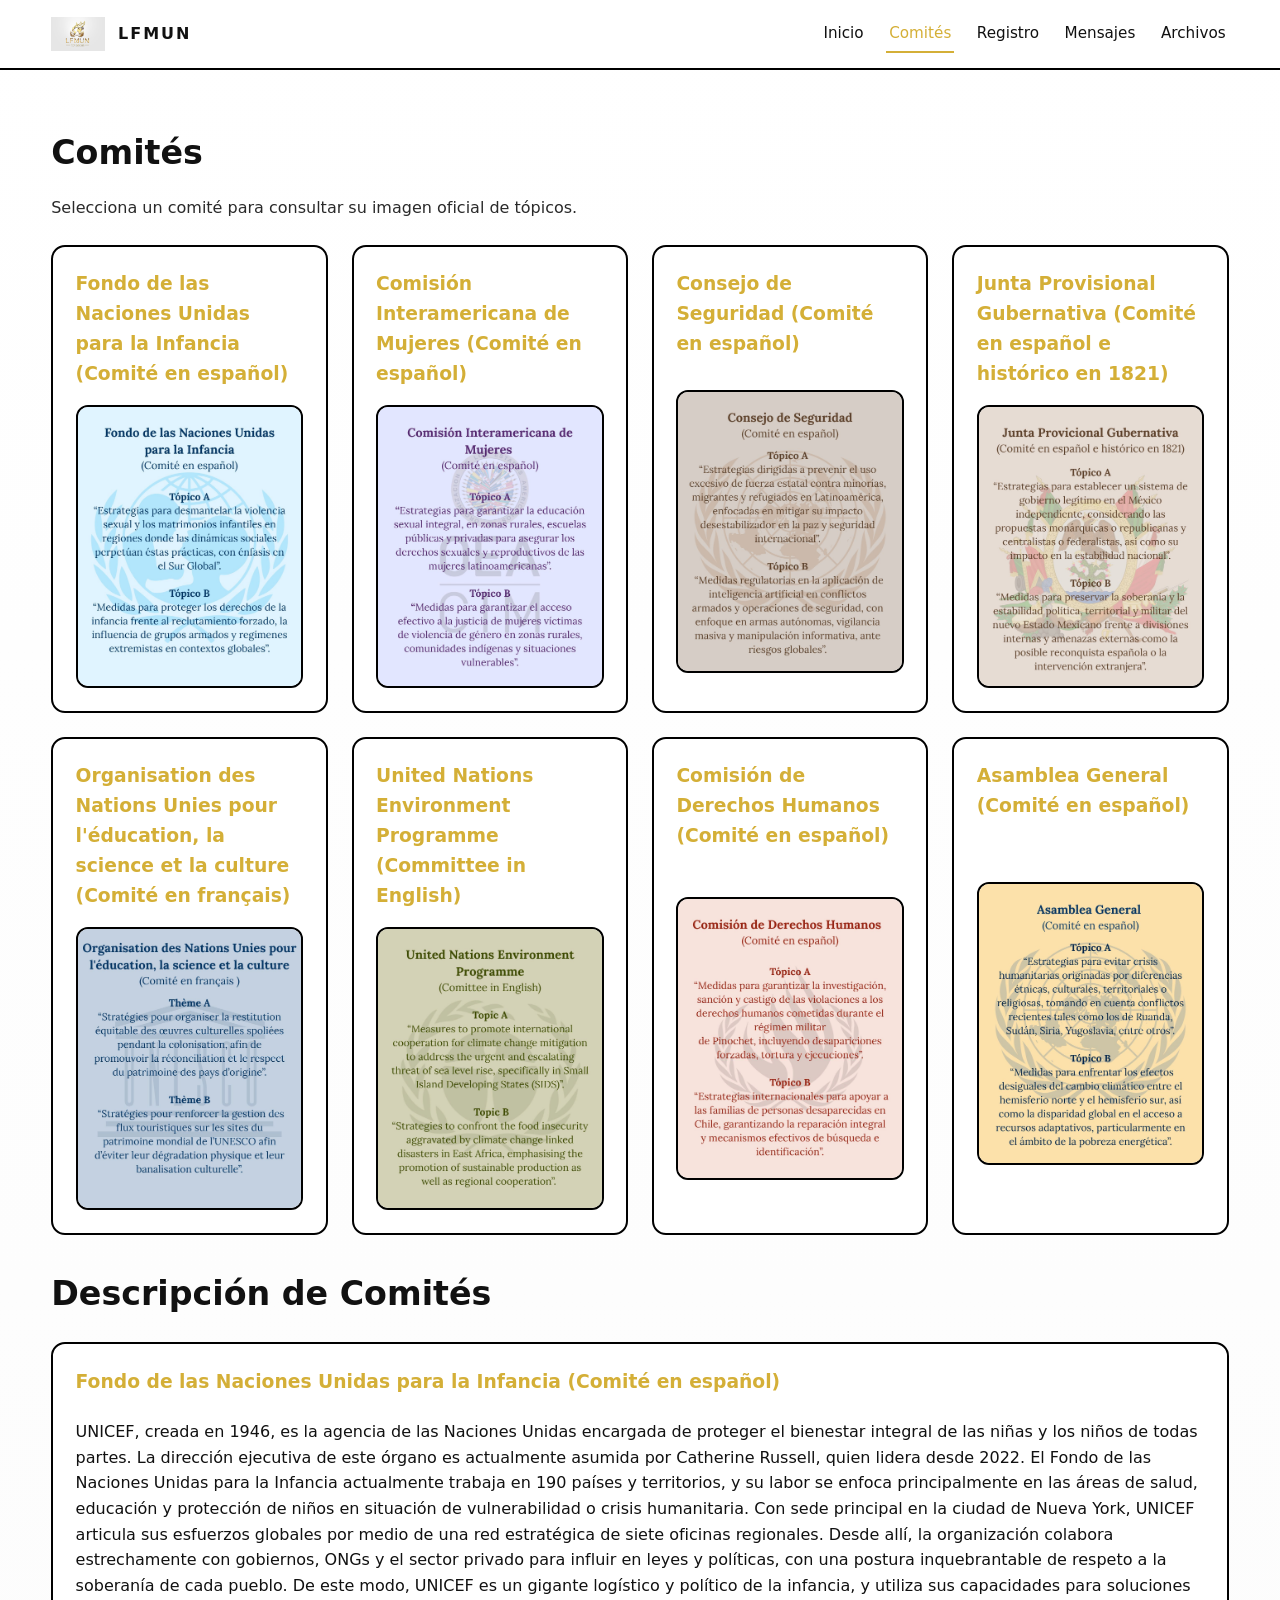
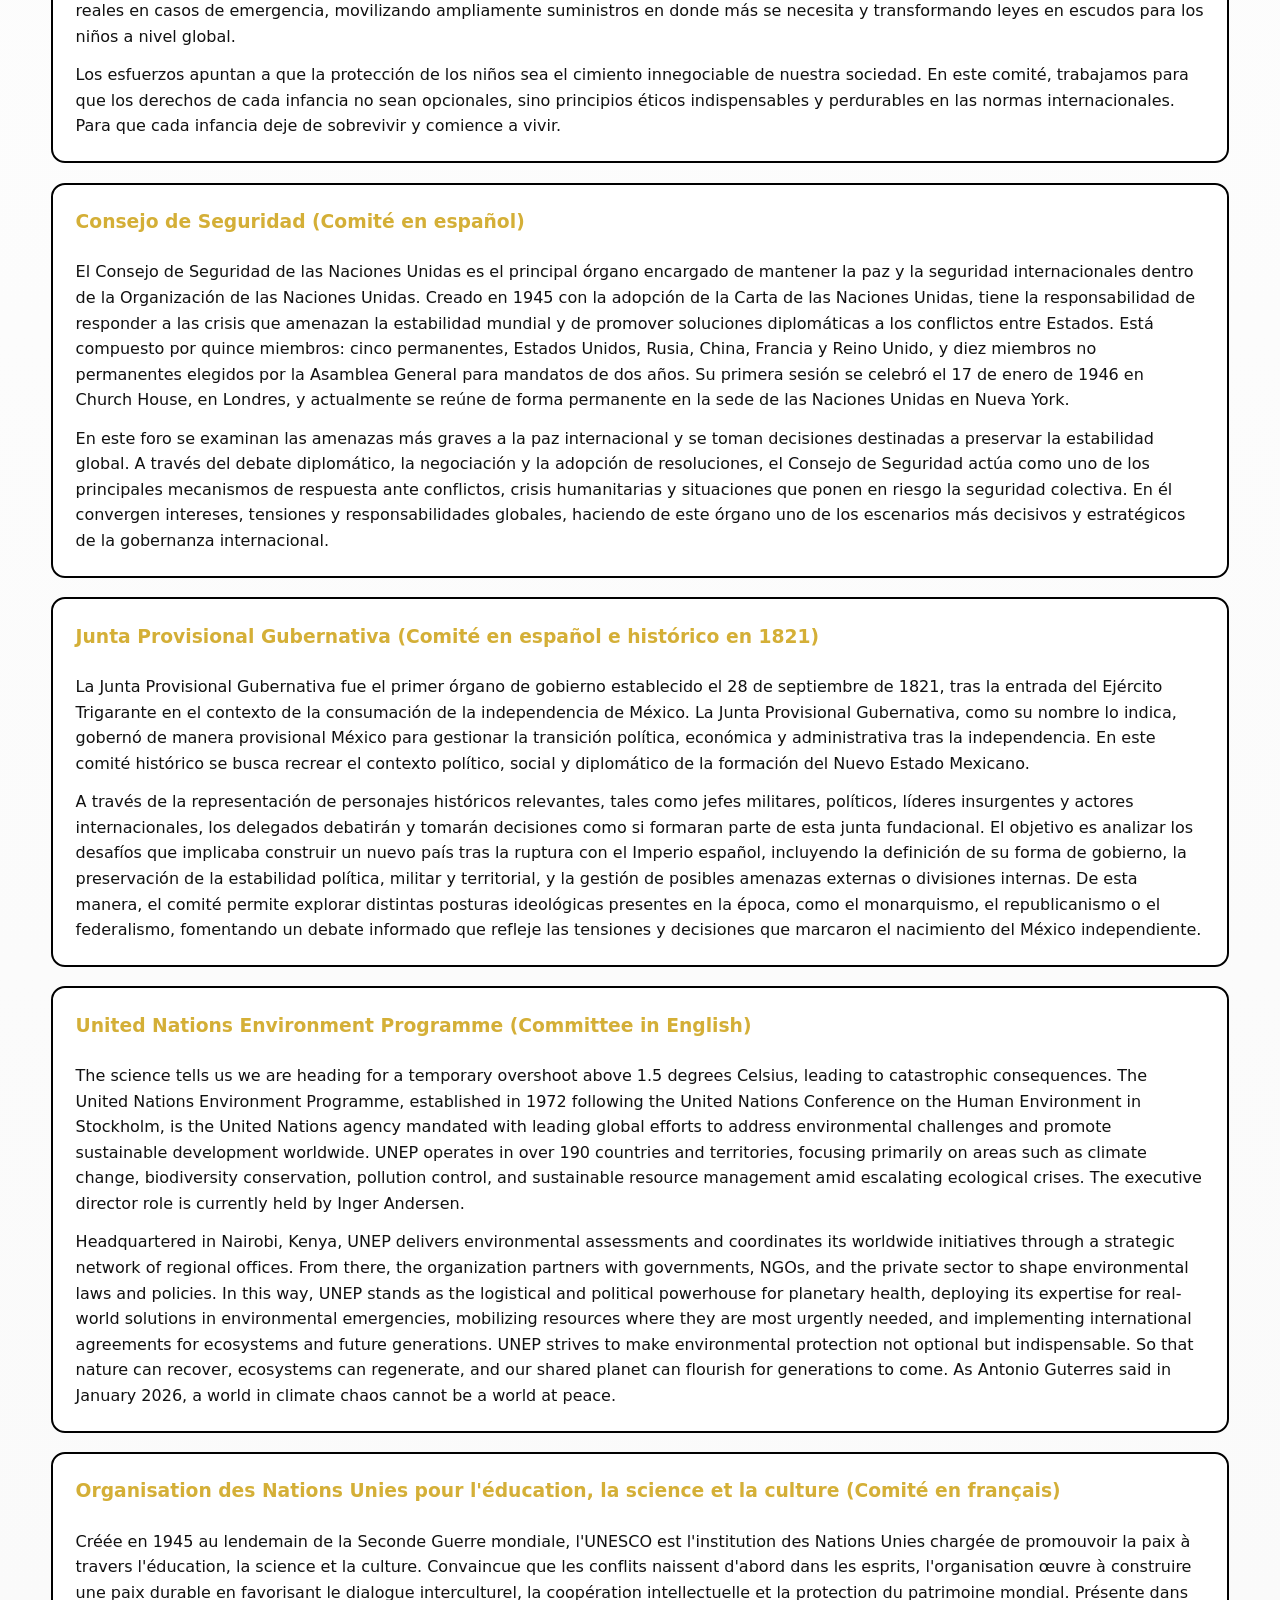
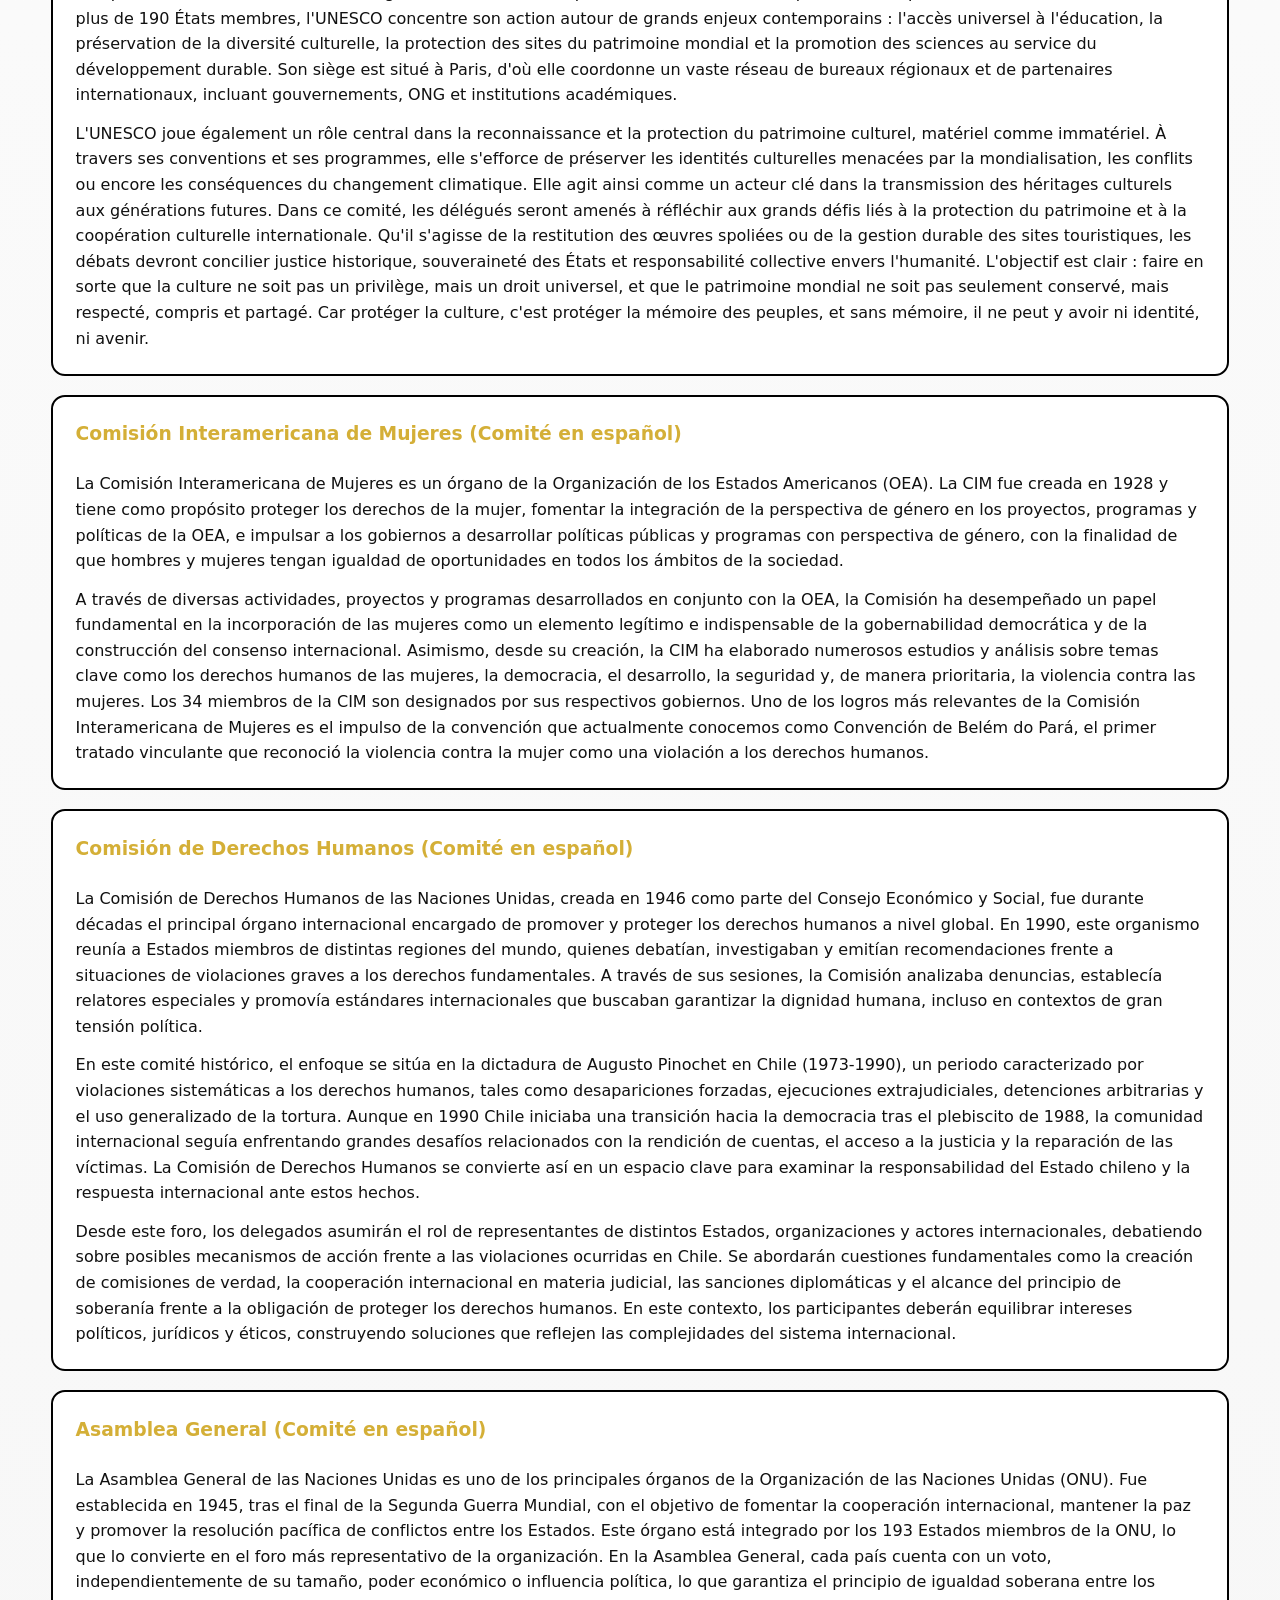
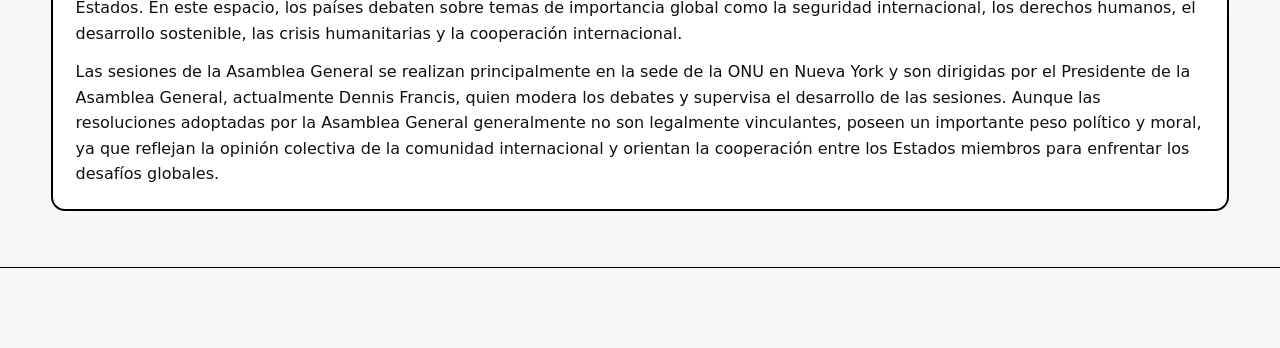
<file: comites.html>
<!DOCTYPE html>
<html lang="es">
<head>
  <meta charset="UTF-8" />
  <meta name="viewport" content="width=device-width, initial-scale=1.0" />
  <title>Comités | LFMUN</title>
  <link rel="stylesheet" href="assets/css/styles.css" />
</head>
<body>
  <header>
    <div class="container navbar">
      <a class="brand" href="index.html">
        <img src="logo/logo-principal.jpg" alt="Logo LFMUN" />
        <span>LFMUN</span>
      </a>
      <button class="menu-toggle" type="button">Menú</button>
      <nav class="nav-links">
        <a href="index.html">Inicio</a>
        <a class="active" href="comites.html">Comités</a>
        <a href="registro.html">Registro</a>
        <a href="mensajes.html">Mensajes</a>
        <a href="archivos.html">Archivos</a>
      </nav>
    </div>
  </header>

  <main>
    <section class="section committees-page">
      <div class="container">
        <h2>Comités</h2>
        <p>Selecciona un comité para consultar su imagen oficial de tópicos.</p>
        <div class="grid" style="margin-top: 1.5rem;">
          <div class="card committee-card">
            <h3>Fondo de las Naciones Unidas para la Infancia (Comité en español)</h3>
            <img class="committee-poster" src="comites%20jkajaja/1.jpg" alt="Imagen de tópicos del comité Fondo de las Naciones Unidas para la Infancia" loading="lazy" />
          </div>
          <div class="card committee-card">
            <h3>Comisión Interamericana de Mujeres (Comité en español)</h3>
            <img class="committee-poster" src="comites%20jkajaja/2.jpg" alt="Imagen de tópicos del comité Comisión Interamericana de Mujeres" loading="lazy" />
          </div>
          <div class="card committee-card">
            <h3>Consejo de Seguridad (Comité en español)</h3>
            <img class="committee-poster" src="comites%20jkajaja/3.jpg" alt="Imagen de tópicos del comité Consejo de Seguridad" loading="lazy" />
          </div>
          <div class="card committee-card">
            <h3>Junta Provisional Gubernativa (Comité en español e histórico en 1821)</h3>
            <img class="committee-poster" src="comites%20jkajaja/4.jpg" alt="Imagen de tópicos del comité Junta Provisional Gubernativa" loading="lazy" />
          </div>
          <div class="card committee-card">
            <h3>Organisation des Nations Unies pour l'éducation, la science et la culture (Comité en français)</h3>
            <img class="committee-poster" src="comites%20jkajaja/5.jpg" alt="Image des thèmes du comité UNESCO" loading="lazy" />
          </div>
          <div class="card committee-card">
            <h3>United Nations Environment Programme (Committee in English)</h3>
            <img class="committee-poster" src="comites%20jkajaja/6.jpg" alt="Topics image for the UNEP committee" loading="lazy" />
          </div>
          <div class="card committee-card">
            <h3>Comisión de Derechos Humanos (Comité en español)</h3>
            <img class="committee-poster" src="comites%20jkajaja/7.jpg" alt="Imagen de tópicos del comité Comisión de Derechos Humanos" loading="lazy" />
          </div>
          <div class="card committee-card">
            <h3>Asamblea General (Comité en español)</h3>
            <img class="committee-poster" src="comites%20jkajaja/8.jpg" alt="Imagen de tópicos del comité Asamblea General" loading="lazy" />
          </div>
        </div>

        <div class="committee-details">
          <h2>Descripción de Comités</h2>

          <div class="card">
            <h3>Fondo de las Naciones Unidas para la Infancia (Comité en español)</h3>
            <p>UNICEF, creada en 1946, es la agencia de las Naciones Unidas encargada de proteger el bienestar integral de las niñas y los niños de todas partes. La dirección ejecutiva de este órgano es actualmente asumida por Catherine Russell, quien lidera desde 2022. El Fondo de las Naciones Unidas para la Infancia actualmente trabaja en 190 países y territorios, y su labor se enfoca principalmente en las áreas de salud, educación y protección de niños en situación de vulnerabilidad o crisis humanitaria. Con sede principal en la ciudad de Nueva York, UNICEF articula sus esfuerzos globales por medio de una red estratégica de siete oficinas regionales. Desde allí, la organización colabora estrechamente con gobiernos, ONGs y el sector privado para influir en leyes y políticas, con una postura inquebrantable de respeto a la soberanía de cada pueblo. De este modo, UNICEF es un gigante logístico y político de la infancia, y utiliza sus capacidades para soluciones reales en casos de emergencia, movilizando ampliamente suministros en donde más se necesita y transformando leyes en escudos para los niños a nivel global.</p>
            <p>Los esfuerzos apuntan a que la protección de los niños sea el cimiento innegociable de nuestra sociedad. En este comité, trabajamos para que los derechos de cada infancia no sean opcionales, sino principios éticos indispensables y perdurables en las normas internacionales. Para que cada infancia deje de sobrevivir y comience a vivir.</p>
          </div>

          <div class="card">
            <h3>Consejo de Seguridad (Comité en español)</h3>
            <p>El Consejo de Seguridad de las Naciones Unidas es el principal órgano encargado de mantener la paz y la seguridad internacionales dentro de la Organización de las Naciones Unidas. Creado en 1945 con la adopción de la Carta de las Naciones Unidas, tiene la responsabilidad de responder a las crisis que amenazan la estabilidad mundial y de promover soluciones diplomáticas a los conflictos entre Estados. Está compuesto por quince miembros: cinco permanentes, Estados Unidos, Rusia, China, Francia y Reino Unido, y diez miembros no permanentes elegidos por la Asamblea General para mandatos de dos años. Su primera sesión se celebró el 17 de enero de 1946 en Church House, en Londres, y actualmente se reúne de forma permanente en la sede de las Naciones Unidas en Nueva York.</p>
            <p>En este foro se examinan las amenazas más graves a la paz internacional y se toman decisiones destinadas a preservar la estabilidad global. A través del debate diplomático, la negociación y la adopción de resoluciones, el Consejo de Seguridad actúa como uno de los principales mecanismos de respuesta ante conflictos, crisis humanitarias y situaciones que ponen en riesgo la seguridad colectiva. En él convergen intereses, tensiones y responsabilidades globales, haciendo de este órgano uno de los escenarios más decisivos y estratégicos de la gobernanza internacional.</p>
          </div>

          <div class="card">
            <h3>Junta Provisional Gubernativa (Comité en español e histórico en 1821)</h3>
            <p>La Junta Provisional Gubernativa fue el primer órgano de gobierno establecido el 28 de septiembre de 1821, tras la entrada del Ejército Trigarante en el contexto de la consumación de la independencia de México. La Junta Provisional Gubernativa, como su nombre lo indica, gobernó de manera provisional México para gestionar la transición política, económica y administrativa tras la independencia. En este comité histórico se busca recrear el contexto político, social y diplomático de la formación del Nuevo Estado Mexicano.</p>
            <p>A través de la representación de personajes históricos relevantes, tales como jefes militares, políticos, líderes insurgentes y actores internacionales, los delegados debatirán y tomarán decisiones como si formaran parte de esta junta fundacional. El objetivo es analizar los desafíos que implicaba construir un nuevo país tras la ruptura con el Imperio español, incluyendo la definición de su forma de gobierno, la preservación de la estabilidad política, militar y territorial, y la gestión de posibles amenazas externas o divisiones internas. De esta manera, el comité permite explorar distintas posturas ideológicas presentes en la época, como el monarquismo, el republicanismo o el federalismo, fomentando un debate informado que refleje las tensiones y decisiones que marcaron el nacimiento del México independiente.</p>
          </div>

          <div class="card">
            <h3>United Nations Environment Programme (Committee in English)</h3>
            <p>The science tells us we are heading for a temporary overshoot above 1.5 degrees Celsius, leading to catastrophic consequences. The United Nations Environment Programme, established in 1972 following the United Nations Conference on the Human Environment in Stockholm, is the United Nations agency mandated with leading global efforts to address environmental challenges and promote sustainable development worldwide. UNEP operates in over 190 countries and territories, focusing primarily on areas such as climate change, biodiversity conservation, pollution control, and sustainable resource management amid escalating ecological crises. The executive director role is currently held by Inger Andersen.</p>
            <p>Headquartered in Nairobi, Kenya, UNEP delivers environmental assessments and coordinates its worldwide initiatives through a strategic network of regional offices. From there, the organization partners with governments, NGOs, and the private sector to shape environmental laws and policies. In this way, UNEP stands as the logistical and political powerhouse for planetary health, deploying its expertise for real-world solutions in environmental emergencies, mobilizing resources where they are most urgently needed, and implementing international agreements for ecosystems and future generations. UNEP strives to make environmental protection not optional but indispensable. So that nature can recover, ecosystems can regenerate, and our shared planet can flourish for generations to come. As Antonio Guterres said in January 2026, a world in climate chaos cannot be a world at peace.</p>
          </div>

          <div class="card">
            <h3>Organisation des Nations Unies pour l'éducation, la science et la culture (Comité en français)</h3>
            <p>Créée en 1945 au lendemain de la Seconde Guerre mondiale, l'UNESCO est l'institution des Nations Unies chargée de promouvoir la paix à travers l'éducation, la science et la culture. Convaincue que les conflits naissent d'abord dans les esprits, l'organisation œuvre à construire une paix durable en favorisant le dialogue interculturel, la coopération intellectuelle et la protection du patrimoine mondial. Présente dans plus de 190 États membres, l'UNESCO concentre son action autour de grands enjeux contemporains : l'accès universel à l'éducation, la préservation de la diversité culturelle, la protection des sites du patrimoine mondial et la promotion des sciences au service du développement durable. Son siège est situé à Paris, d'où elle coordonne un vaste réseau de bureaux régionaux et de partenaires internationaux, incluant gouvernements, ONG et institutions académiques.</p>
            <p>L'UNESCO joue également un rôle central dans la reconnaissance et la protection du patrimoine culturel, matériel comme immatériel. À travers ses conventions et ses programmes, elle s'efforce de préserver les identités culturelles menacées par la mondialisation, les conflits ou encore les conséquences du changement climatique. Elle agit ainsi comme un acteur clé dans la transmission des héritages culturels aux générations futures. Dans ce comité, les délégués seront amenés à réfléchir aux grands défis liés à la protection du patrimoine et à la coopération culturelle internationale. Qu'il s'agisse de la restitution des œuvres spoliées ou de la gestion durable des sites touristiques, les débats devront concilier justice historique, souveraineté des États et responsabilité collective envers l'humanité. L'objectif est clair : faire en sorte que la culture ne soit pas un privilège, mais un droit universel, et que le patrimoine mondial ne soit pas seulement conservé, mais respecté, compris et partagé. Car protéger la culture, c'est protéger la mémoire des peuples, et sans mémoire, il ne peut y avoir ni identité, ni avenir.</p>
          </div>

          <div class="card">
            <h3>Comisión Interamericana de Mujeres (Comité en español)</h3>
            <p>La Comisión Interamericana de Mujeres es un órgano de la Organización de los Estados Americanos (OEA). La CIM fue creada en 1928 y tiene como propósito proteger los derechos de la mujer, fomentar la integración de la perspectiva de género en los proyectos, programas y políticas de la OEA, e impulsar a los gobiernos a desarrollar políticas públicas y programas con perspectiva de género, con la finalidad de que hombres y mujeres tengan igualdad de oportunidades en todos los ámbitos de la sociedad.</p>
            <p>A través de diversas actividades, proyectos y programas desarrollados en conjunto con la OEA, la Comisión ha desempeñado un papel fundamental en la incorporación de las mujeres como un elemento legítimo e indispensable de la gobernabilidad democrática y de la construcción del consenso internacional. Asimismo, desde su creación, la CIM ha elaborado numerosos estudios y análisis sobre temas clave como los derechos humanos de las mujeres, la democracia, el desarrollo, la seguridad y, de manera prioritaria, la violencia contra las mujeres. Los 34 miembros de la CIM son designados por sus respectivos gobiernos. Uno de los logros más relevantes de la Comisión Interamericana de Mujeres es el impulso de la convención que actualmente conocemos como Convención de Belém do Pará, el primer tratado vinculante que reconoció la violencia contra la mujer como una violación a los derechos humanos.</p>
          </div>

          <div class="card">
            <h3>Comisión de Derechos Humanos (Comité en español)</h3>
            <p>La Comisión de Derechos Humanos de las Naciones Unidas, creada en 1946 como parte del Consejo Económico y Social, fue durante décadas el principal órgano internacional encargado de promover y proteger los derechos humanos a nivel global. En 1990, este organismo reunía a Estados miembros de distintas regiones del mundo, quienes debatían, investigaban y emitían recomendaciones frente a situaciones de violaciones graves a los derechos fundamentales. A través de sus sesiones, la Comisión analizaba denuncias, establecía relatores especiales y promovía estándares internacionales que buscaban garantizar la dignidad humana, incluso en contextos de gran tensión política.</p>
            <p>En este comité histórico, el enfoque se sitúa en la dictadura de Augusto Pinochet en Chile (1973-1990), un periodo caracterizado por violaciones sistemáticas a los derechos humanos, tales como desapariciones forzadas, ejecuciones extrajudiciales, detenciones arbitrarias y el uso generalizado de la tortura. Aunque en 1990 Chile iniciaba una transición hacia la democracia tras el plebiscito de 1988, la comunidad internacional seguía enfrentando grandes desafíos relacionados con la rendición de cuentas, el acceso a la justicia y la reparación de las víctimas. La Comisión de Derechos Humanos se convierte así en un espacio clave para examinar la responsabilidad del Estado chileno y la respuesta internacional ante estos hechos.</p>
            <p>Desde este foro, los delegados asumirán el rol de representantes de distintos Estados, organizaciones y actores internacionales, debatiendo sobre posibles mecanismos de acción frente a las violaciones ocurridas en Chile. Se abordarán cuestiones fundamentales como la creación de comisiones de verdad, la cooperación internacional en materia judicial, las sanciones diplomáticas y el alcance del principio de soberanía frente a la obligación de proteger los derechos humanos. En este contexto, los participantes deberán equilibrar intereses políticos, jurídicos y éticos, construyendo soluciones que reflejen las complejidades del sistema internacional.</p>
          </div>

          <div class="card">
            <h3>Asamblea General (Comité en español)</h3>
            <p>La Asamblea General de las Naciones Unidas es uno de los principales órganos de la Organización de las Naciones Unidas (ONU). Fue establecida en 1945, tras el final de la Segunda Guerra Mundial, con el objetivo de fomentar la cooperación internacional, mantener la paz y promover la resolución pacífica de conflictos entre los Estados. Este órgano está integrado por los 193 Estados miembros de la ONU, lo que lo convierte en el foro más representativo de la organización. En la Asamblea General, cada país cuenta con un voto, independientemente de su tamaño, poder económico o influencia política, lo que garantiza el principio de igualdad soberana entre los Estados. En este espacio, los países debaten sobre temas de importancia global como la seguridad internacional, los derechos humanos, el desarrollo sostenible, las crisis humanitarias y la cooperación internacional.</p>
            <p>Las sesiones de la Asamblea General se realizan principalmente en la sede de la ONU en Nueva York y son dirigidas por el Presidente de la Asamblea General, actualmente Dennis Francis, quien modera los debates y supervisa el desarrollo de las sesiones. Aunque las resoluciones adoptadas por la Asamblea General generalmente no son legalmente vinculantes, poseen un importante peso político y moral, ya que reflejan la opinión colectiva de la comunidad internacional y orientan la cooperación entre los Estados miembros para enfrentar los desafíos globales.</p>
          </div>
        </div>
      </div>
    </section>
  </main>

  <footer class="footer">
    <div class="container">
    </div>
  </footer>

  <script src="assets/js/main.js"></script>
</body>
</html>
</file>
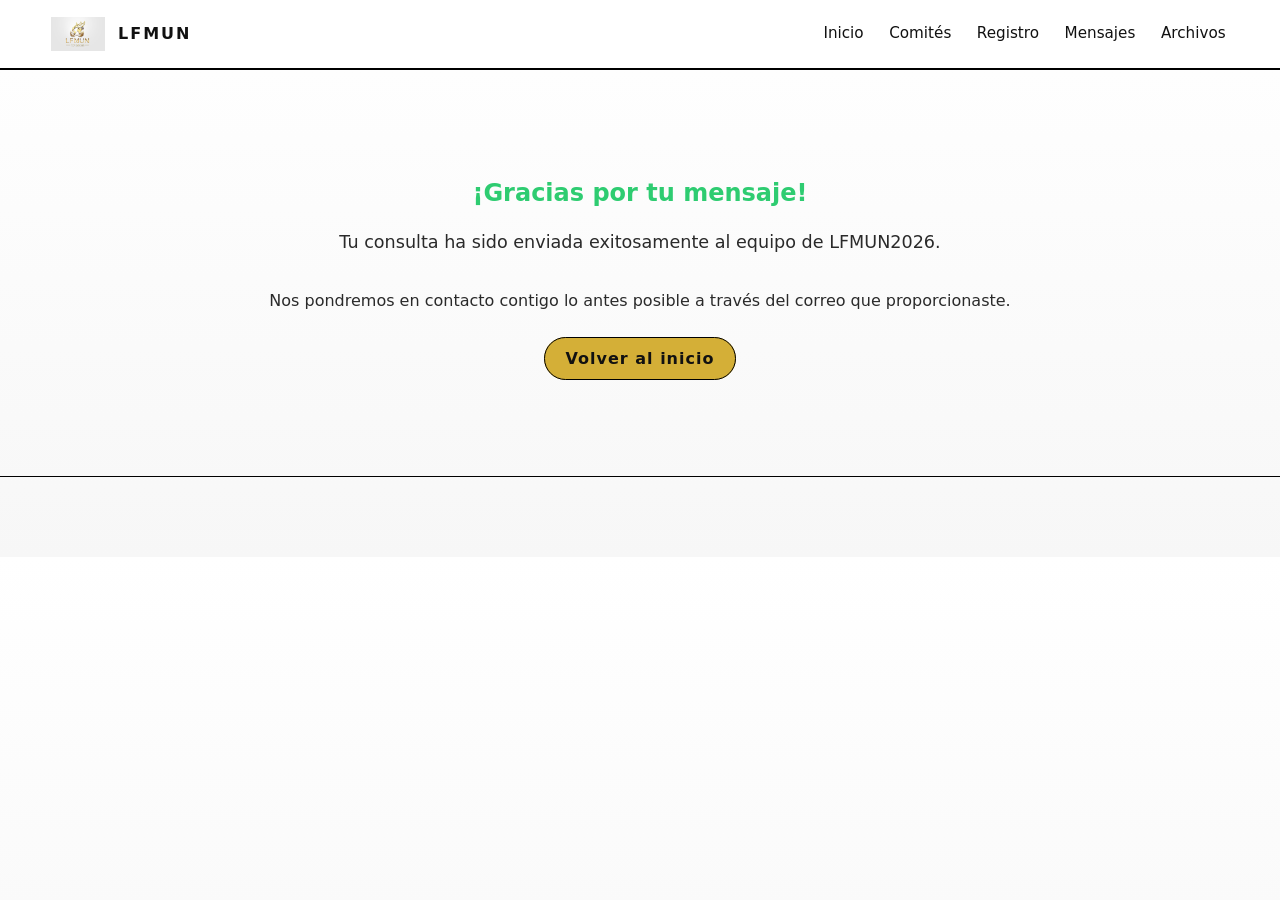
<file: gracias.html>
<!DOCTYPE html>
<html lang="es">
<head>
  <meta charset="UTF-8" />
  <meta name="viewport" content="width=device-width, initial-scale=1.0" />
  <title>¡Gracias! | LFMUN</title>
  <link rel="stylesheet" href="assets/css/styles.css" />
</head>
<body>
  <header>
    <div class="container navbar">
      <a class="brand" href="index.html">
        <img src="logo/logo-principal.jpg" alt="Logo LFMUN" />
        <span>LFMUN</span>
      </a>
      <button class="menu-toggle" type="button">Menú</button>
      <nav class="nav-links">
        <a href="index.html">Inicio</a>
        <a href="comites.html">Comités</a>
        <a href="registro.html">Registro</a>
        <a href="mensajes.html">Mensajes</a>
        <a href="archivos.html">Archivos</a>
      </nav>
    </div>
  </header>

  <main>
    <section class="section">
      <div class="container">
        <div style="text-align: center; padding: 3rem 0;">
          <h1 style="color: #2ecc71; margin-bottom: 1rem;">¡Gracias por tu mensaje!</h1>
          <p style="font-size: 1.1rem; margin-bottom: 2rem;">Tu consulta ha sido enviada exitosamente al equipo de LFMUN2026.</p>
          <p style="margin-bottom: 2rem;">Nos pondremos en contacto contigo lo antes posible a través del correo que proporcionaste.</p>
          <a href="index.html" class="btn primary">Volver al inicio</a>
        </div>
      </div>
    </section>
  </main>

  <footer class="footer">
    <div class="container">
    </div>
  </footer>

  <script src="assets/js/main.js"></script>
</body>
</html>
</file>
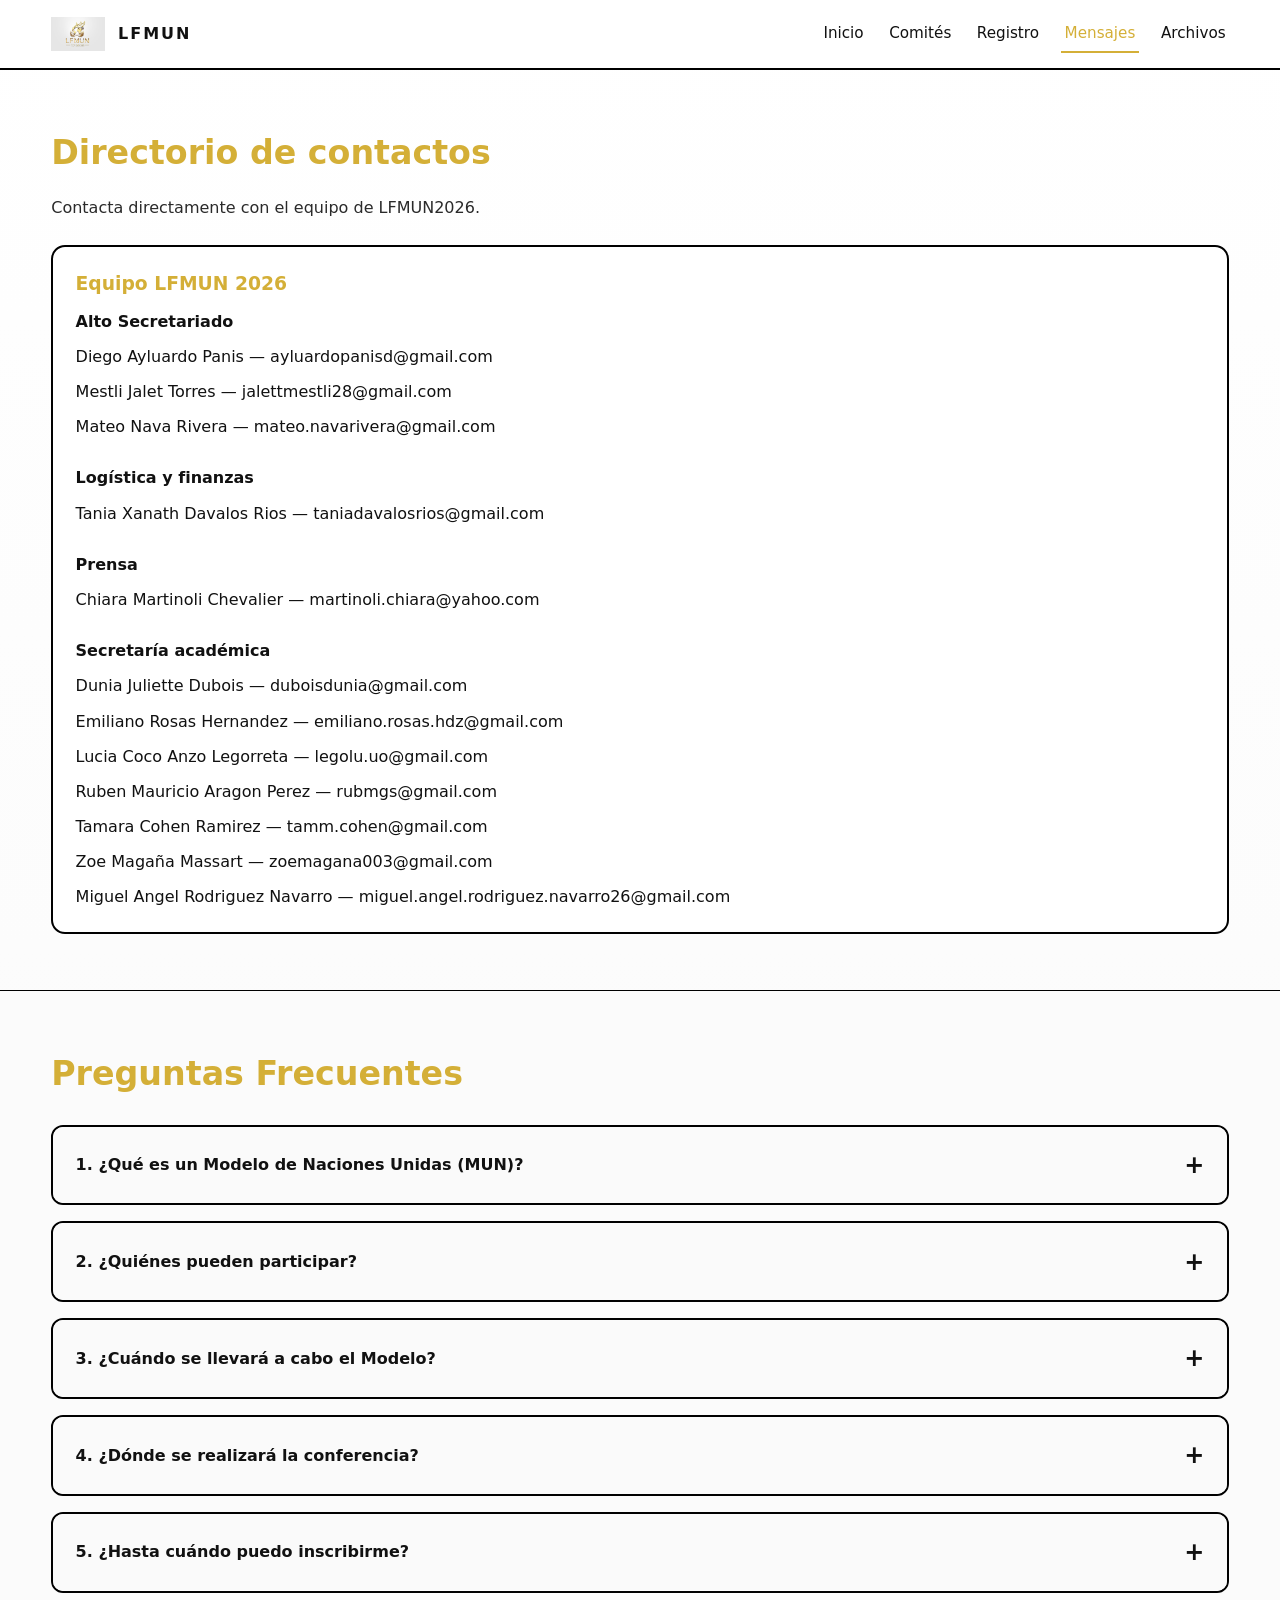
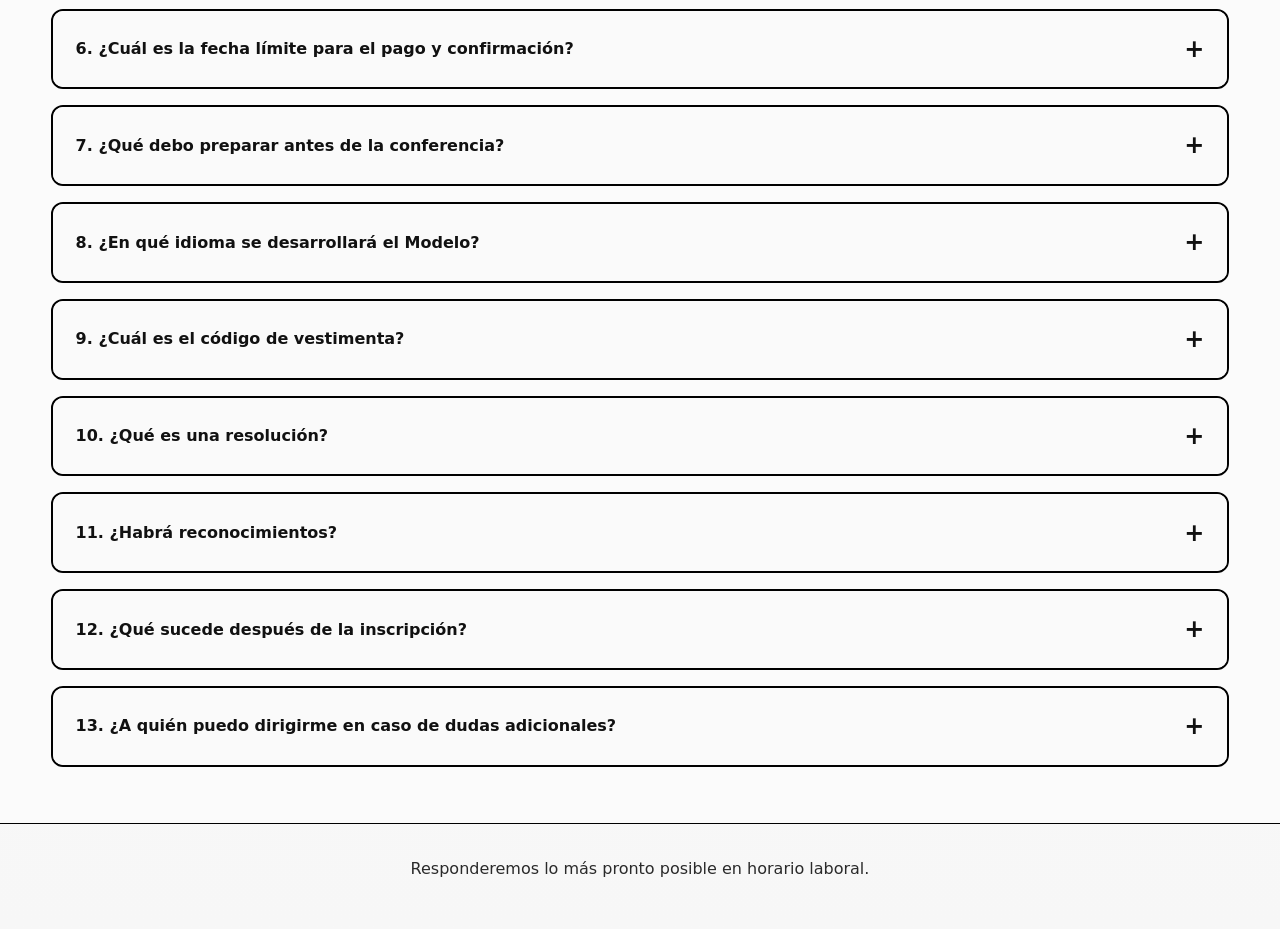
<file: mensajes.html>
<!DOCTYPE html>
<html lang="es">
<head>
  <meta charset="UTF-8" />
  <meta name="viewport" content="width=device-width, initial-scale=1.0" />
  <title>Mensajes | LFMUN</title>
  <link rel="stylesheet" href="assets/css/styles.css" />
</head>
<body>
  <header>
    <div class="container navbar">
      <a class="brand" href="index.html">
        <img src="logo/logo-principal.jpg" alt="Logo LFMUN" />
        <span>LFMUN</span>
      </a>
      <button class="menu-toggle" type="button">Menú</button>
      <nav class="nav-links">
        <a href="index.html">Inicio</a>
        <a href="comites.html">Comités</a>
        <a href="registro.html">Registro</a>
        <a class="active" href="mensajes.html">Mensajes</a>
        <a href="archivos.html">Archivos</a>
      </nav>
    </div>
  </header>

  <main>
    <section class="section">
      <div class="container">
        <h2>Directorio de contactos</h2>
        <p>Contacta directamente con el equipo de LFMUN2026.</p>
        <div class="grid" style="margin-top: 1.5rem;">
          <div class="card wide">
            <h3>Equipo LFMUN 2026</h3>
            <ul class="list">
              <li><strong>Alto Secretariado</strong></li>
                <li><a href="mailto:ayluardopanisd@gmail.com">Diego Ayluardo Panis — ayluardopanisd@gmail.com</a></li>
              <li><a href="mailto:jalettmestli28@gmail.com">Mestli Jalet Torres — jalettmestli28@gmail.com</a></li>
              <li><a href="mailto:mateo.navarivera@gmail.com">Mateo Nava Rivera — mateo.navarivera@gmail.com</a></li>
              <li style="margin-top: 1rem;"><strong>Logística y finanzas</strong></li>
              <li><a href="mailto:taniadavalosrios@gmail.com">Tania Xanath Davalos Rios — taniadavalosrios@gmail.com</a></li>
              <li style="margin-top: 1rem;"><strong>Prensa</strong></li>
              <li><a href="mailto:martinoli.chiara@yahoo.com">Chiara Martinoli Chevalier — martinoli.chiara@yahoo.com</a></li>
              <li style="margin-top: 1rem;"><strong>Secretaría académica</strong></li>
              <li><a href="mailto:duboisdunia@gmail.com">Dunia Juliette Dubois — duboisdunia@gmail.com</a></li>
              <li><a href="mailto:emiliano.rosas.hdz@gmail.com">Emiliano Rosas Hernandez — emiliano.rosas.hdz@gmail.com</a></li>
              <li><a href="mailto:legolu.uo@gmail.com">Lucia Coco Anzo Legorreta — legolu.uo@gmail.com</a></li>
              <li><a href="mailto:rubmgs@gmail.com">Ruben Mauricio Aragon Perez — rubmgs@gmail.com</a></li>
              <li><a href="mailto:tamm.cohen@gmail.com">Tamara Cohen Ramirez — tamm.cohen@gmail.com</a></li>
              <li><a href="mailto:zoemagana003@gmail.com">Zoe Magaña Massart — zoemagana003@gmail.com</a></li>
              <li><a href="mailto:miguel.angel.rodriguez.navarro26@gmail.com">Miguel Angel Rodriguez Navarro — miguel.angel.rodriguez.navarro26@gmail.com</a></li>
            </ul>
          </div>
        </div>
      </div>
    </section>

    <section class="section">
      <div class="container">
        <h2>Preguntas Frecuentes</h2>
        <div class="faq-container">
          <details class="faq-item">
            <summary>1. ¿Qué es un Modelo de Naciones Unidas (MUN)?</summary>
            <div class="faq-content">
              <p>Un Modelo de Naciones Unidas es una simulación académica de la Organización de las Naciones Unidas en la que los participantes asumen el rol de delegados que representan a distintos Estados Miembros, con el fin de debatir problemáticas internacionales y proponer soluciones mediante el diálogo diplomático.</p>
            </div>
          </details>

          <details class="faq-item">
            <summary>2. ¿Quiénes pueden participar?</summary>
            <div class="faq-content">
              <p>La conferencia está dirigida a estudiantes interesados en la diplomacia, las relaciones internacionales y el debate académico, sin requerir experiencia previa. La edad recomendada es de entre 15 y 21 años.</p>
            </div>
          </details>

          <details class="faq-item">
            <summary>3. ¿Cuándo se llevará a cabo el Modelo?</summary>
            <div class="faq-content">
              <p>El Modelo se realizará los días 13, 14 y 15 de mayo.</p>
            </div>
          </details>

          <details class="faq-item">
            <summary>4. ¿Dónde se realizará la conferencia?</summary>
            <div class="faq-content">
              <p>La conferencia tendrá lugar en el Liceo Franco Mexicano. Entrada por Avenida Ejército Nacional.</p>
            </div>
          </details>

          <details class="faq-item">
            <summary>5. ¿Hasta cuándo puedo inscribirme?</summary>
            <div class="faq-content">
              <p>La fecha límite de inscripción es el 25 de abril.</p>
            </div>
          </details>

          <details class="faq-item">
            <summary>6. ¿Cuál es la fecha límite para el pago y confirmación?</summary>
            <div class="faq-content">
              <p>El último día para efectuar el pago y confirmar la participación es el 1 de mayo.</p>
            </div>
          </details>

          <details class="faq-item">
            <summary>7. ¿Qué debo preparar antes de la conferencia?</summary>
            <div class="faq-content">
              <p>El position paper deberá entregarse a más tardar el 9 de mayo, con el fin de permitir su revisión por parte de la Mesa. En caso de incumplimiento de esta entrega, o si se detecta el uso de inteligencia artificial en su redacción, el delegado será acreedor a una amonestación directa y quedará inelegible para premios.</p>
              <p>Para los delegados primerizos, se proporcionará una plantilla a través de Classroom. Asimismo, se recomienda encarecidamente leer el protocolo antes del inicio del debate.</p>
            </div>
          </details>

          <details class="faq-item">
            <summary>8. ¿En qué idioma se desarrollará el Modelo?</summary>
            <div class="faq-content">
              <p>El Modelo contará con:</p>
              <ul style="margin: 0.5rem 0 0 1.5rem;">
                <li>6 comités en español</li>
                <li>1 comité en inglés</li>
                <li>1 comité en francés</li>
              </ul>
            </div>
          </details>

          <details class="faq-item">
            <summary>9. ¿Cuál es el código de vestimenta?</summary>
            <div class="faq-content">
              <p>Se exige vestimenta formal tipo ejecutiva durante todas las sesiones del Modelo.</p>
            </div>
          </details>

          <details class="faq-item">
            <summary>10. ¿Qué es una resolución?</summary>
            <div class="faq-content">
              <p>Una resolución es el documento final elaborado por los delegados que contiene propuestas de solución al tema tratado. Este documento se somete a discusión y votación dentro del comité. Cuenta con un formato específico y formulaciones recomendadas. Los documentos necesarios serán compartidos a través de Classroom.</p>
            </div>
          </details>

          <details class="faq-item">
            <summary>11. ¿Habrá reconocimientos?</summary>
            <div class="faq-content">
              <p>Se otorgarán distinciones a los delegados más destacados conforme a los criterios establecidos por la Mesa. Los premios incluyen:</p>
              <ul style="margin: 0.5rem 0 0 1.5rem;">
                <li>Mejor Delegado</li>
                <li>Mejor Orador</li>
                <li>Mención Honorífica</li>
              </ul>
            </div>
          </details>

          <details class="faq-item">
            <summary>12. ¿Qué sucede después de la inscripción?</summary>
            <div class="faq-content">
              <p>Una vez realizada la inscripción:</p>
              <ul style="margin: 0.5rem 0 0 1.5rem;">
                <li>Se te asignará una delegación</li>
                <li>Se te enviarán los datos bancarios para efectuar el pago</li>
                <li>Tras la confirmación de tu participación, recibirás por correo electrónico el código de Classroom, donde tendrás acceso a:
                  <ul style="margin: 0.5rem 0 0 1.5rem;">
                    <li>El Handbook</li>
                    <li>Documentos guía para tu investigación</li>
                    <li>El protocolo del Modelo</li>
                    <li>La guía para la elaboración del position paper</li>
                  </ul>
                </li>
              </ul>
            </div>
          </details>

          <details class="faq-item">
            <summary>13. ¿A quién puedo dirigirme en caso de dudas adicionales?</summary>
            <div class="faq-content">
              <p>Para cualquier consulta, los participantes podrán comunicarse con el equipo organizador o con la Mesa de su comité correspondiente. El correo electrónico <strong>mun.lfm@lfm.edu.mx</strong> está a su disposición.</p>
            </div>
          </details>
        </div>
      </div>
    </section>
  </main>

  <footer class="footer">
    <div class="container">
      <p>Responderemos lo más pronto posible en horario laboral.</p>
    </div>
  </footer>

  <script src="assets/js/main.js"></script>
</body>
</html>
</file>
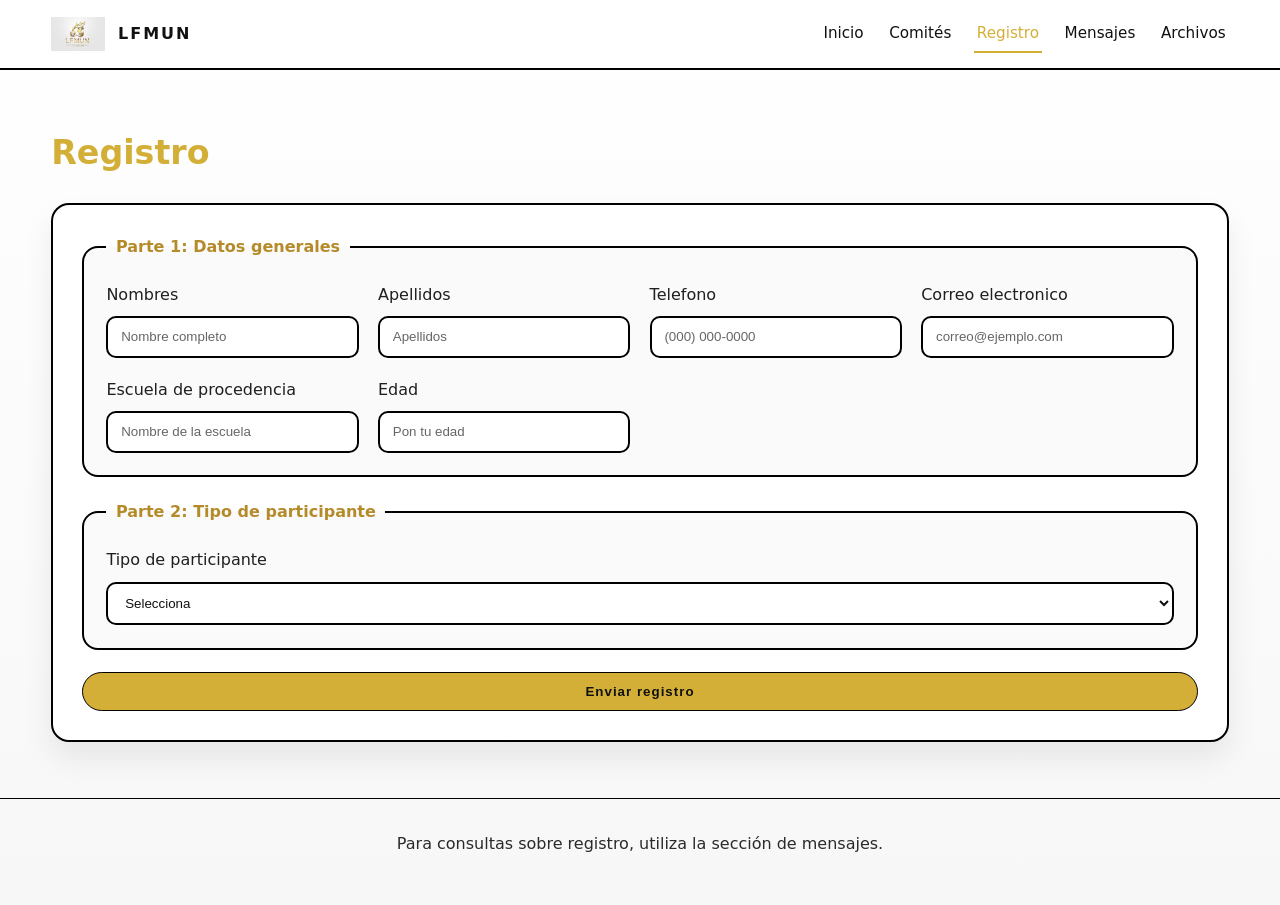
<file: registro.html>
<!DOCTYPE html>
<html lang="es">
<head>
  <meta charset="UTF-8" />
  <meta name="viewport" content="width=device-width, initial-scale=1.0" />
  <title>Registro | LFMUN</title>
  <link rel="stylesheet" href="assets/css/styles.css" />
</head>
<body>
  <header>
    <div class="container navbar">
      <a class="brand" href="index.html">
        <img src="logo/logo-principal.jpg" alt="Logo LFMUN" />
        <span>LFMUN</span>
      </a>
      <button class="menu-toggle" type="button">Menú</button>
      <nav class="nav-links">
        <a href="index.html">Inicio</a>
        <a href="comites.html">Comités</a>
        <a class="active" href="registro.html">Registro</a>
        <a href="mensajes.html">Mensajes</a>
        <a href="archivos.html">Archivos</a>
      </nav>
    </div>
  </header>

  <main>
    <section class="section">
      <div class="container">
        <h2>Registro</h2>
        
        <form class="form form-registro" data-registro-form method="post" enctype="multipart/form-data">
          <fieldset class="form-section">
            <legend>Parte 1: Datos generales</legend>
            <div class="form-grid">
              <label>
                Nombres
                <input type="text" name="nombres" placeholder="Nombre completo" required />
              </label>
              <label>
                Apellidos
                <input type="text" name="apellidos" placeholder="Apellidos" required />
              </label>
              <label>
                Telefono
                <input type="tel" name="telefono" placeholder="(000) 000-0000" required />
              </label>
              <label>
                Correo electronico
                <input type="email" name="correo" placeholder="correo@ejemplo.com" required />
              </label>
              <label>
                Escuela de procedencia
                <input type="text" name="escuela_procedencia" placeholder="Nombre de la escuela" required />
              </label>
              <label>
                Edad
                <input type="number" name="edad" min="10" max="99" placeholder="Pon tu edad" required />
              </label>
            </div>
          </fieldset>

          <fieldset class="form-section" data-step="tipo">
            <legend>Parte 2: Tipo de participante</legend>
            <label>
              Tipo de participante
              <select name="tipo_participante" required>
                <option value="">Selecciona</option>
                <option value="interno">Interno</option>
                <option value="externo">Externo</option>
              </select>
            </label>
            <div class="form-grid" data-scope="interno">
              <label>
                Salon
                <input type="text" name="salon" placeholder="Salon" />
              </label>
              <label>
                CI
                <select name="ci">
                  <option value="">Selecciona</option>
                  <option value="si">Si</option>
                  <option value="no">No</option>
                </select>
              </label>
            </div>
            <div class="form-grid" data-scope="externo">
              <label>
                Escuela (solo externos)
                <input type="text" name="escuela_externo" placeholder="Escuela" />
              </label>
              <label>
                Grado
                <input type="text" name="grado" placeholder="Grado" />
              </label>
              <label>
                Faculty
                <input type="text" name="faculty" placeholder="Faculty" />
              </label>
            </div>
          </fieldset>

          <fieldset class="form-section is-hidden" data-step="comite-1">
            <legend>Parte 3: Primera opcion de comite</legend>
            <label>
              Primera opcion de comite
              <select name="comite_1" required>
                <option value="">Selecciona un comite</option>
                <option value="Fondo de las Naciones Unidas para la Infancia Comite en Espanol">Fondo de las Naciones Unidas para la Infancia Comite en Espanol</option>
                <option value="Organizacion de las Naciones Unidas para la Educacion, la Ciencia y la Cultura Comite en Frances">Organizacion de las Naciones Unidas para la Educacion, la Ciencia y la Cultura Comite en Frances</option>
                <option value="United Nations Environment Programme English Committee">United Nations Environment Programme English Committee</option>
                <option value="Asamblea General Comite en Espanol">Asamblea General Comite en Espanol</option>
                <option value="Comision de Derechos Humanos de las Naciones Unidas Comite Historico Abril 1990 en Espanol">Comision de Derechos Humanos de las Naciones Unidas Comite Historico Abril 1990 en Espanol</option>
                <option value="Consejo de Seguridad de las Naciones Unidas Comite en Espanol">Consejo de Seguridad de las Naciones Unidas Comite en Espanol</option>
                <option value="Junta Provisional Gubernativa Comite Historico 1821">Junta Provisional Gubernativa Comite Historico 1821</option>
                <option value="Comite de Prensa">Comite de Prensa</option>
                <option value="Comisión Interamericana de Mujeres">Comisión Interamericana de Mujeres Comite en Español</option>
              </select>
            </label>
            <p class="helper-text">Consulta el documento oficial: <a class="inline-doc-link" href="comites/comites-delegaciones.pdf" target="_blank" rel="noopener">PDF de comites y delegaciones</a></p>
            <div class="form-grid">
              <label>
                Primera opcion de delegacion
                <input type="text" name="delegacion_1a" placeholder="Delegacion" required />
              </label>
              <label>
                Segunda opcion de delegacion
                <input type="text" name="delegacion_1b" placeholder="Delegacion" required />
              </label>
            </div>
          </fieldset>

          <fieldset class="form-section is-hidden" data-step="comite-2">
            <legend>Parte 4: Segunda opcion de comite</legend>
            <label>
              Segunda opcion de comite
              <select name="comite_2" required>
                <option value="">Selecciona un comite</option>
                <option value="Fondo de las Naciones Unidas para la Infancia Comite en Espanol">Fondo de las Naciones Unidas para la Infancia Comite en Espanol</option>
                <option value="Organizacion de las Naciones Unidas para la Educacion, la Ciencia y la Cultura Comite en Frances">Organizacion de las Naciones Unidas para la Educacion, la Ciencia y la Cultura Comite en Frances</option>
                <option value="United Nations Environment Programme English Committee">United Nations Environment Programme English Committee</option>
                <option value="Asamblea General Comite en Espanol">Asamblea General Comite en Espanol</option>
                <option value="Comision de Derechos Humanos de las Naciones Unidas Comite Historico Abril 1990 en Espanol">Comision de Derechos Humanos de las Naciones Unidas Comite Historico Abril 1990 en Espanol</option>
                <option value="Consejo de Seguridad de las Naciones Unidas Comite en Espanol">Consejo de Seguridad de las Naciones Unidas Comite en Espanol</option>
                <option value="Junta Provisional Gubernativa Comite Historico 1821">Junta Provisional Gubernativa Comite Historico 1821</option>
                <option value="Comite de Prensa">Comite de Prensa</option>
                <option value="Comisión Interamericana de Mujeres Comite en Español">Comisión Interamericana de Mujeres Comite en Español</option>
              </select>
            </label>
            <p class="helper-text">Consulta el documento oficial: <a class="inline-doc-link" href="comites/comites-delegaciones.pdf" target="_blank" rel="noopener">PDF de comites y delegaciones</a></p>
            <div class="form-grid">
              <label>
                Primera opcion de delegacion
                <input type="text" name="delegacion_2a" placeholder="Delegacion" required />
              </label>
              <label>
                Segunda opcion de delegacion
                <input type="text" name="delegacion_2b" placeholder="Delegacion" required />
              </label>
            </div>
          </fieldset>

          <fieldset class="form-section is-hidden" data-step="pago">
            <legend>Parte 5: Tipo de pago</legend>
            <label>
              Tipo de pago
              <select name="tipo_pago" required>
                <option value="">Selecciona</option>
                <option id="pago-efectivo" value="efectivo">Efectivo (solo internos)</option>
                <option value="transferencia">Transferencia (internos y externos)</option>
              </select>
            </label>
            <p class="helper-text" data-payment-hint>Selecciona si eres interno o externo para habilitar las opciones de pago.</p>
          </fieldset>

          <button class="btn primary" type="submit">Enviar registro</button>
        </form>
      </div>
    </section>
  </main>

  <footer class="footer">
    <div class="container">
      <p>Para consultas sobre registro, utiliza la sección de mensajes.</p>
    </div>
  </footer>

  <script src="assets/js/main.js"></script>
</body>
</html>
</file>
<file: assets/css/styles.css>
:root {
  color-scheme: light;
  --bg: #ffffff;
  --bg-soft: #f6f6f6;
  --card: #ffffff;
  --text: #111111;
  --muted: #2a2a2a;
  --gold: #d4af37;
  --gold-strong: #b58b2a;
  --line: #000000;
}

* {
  box-sizing: border-box;
  margin: 0;
  padding: 0;
}

body {
  font-family: "Segoe UI", system-ui, -apple-system, sans-serif;
  background: linear-gradient(180deg, #ffffff 0%, #f7f7f7 100%);
  color: var(--text);
  line-height: 1.6;
}

a {
  color: inherit;
  text-decoration: none;
}

img {
  max-width: 100%;
  display: block;
}

.container {
  width: min(1200px, 92%);
  margin: 0 auto;
}

header {
  position: sticky;
  top: 0;
  z-index: 20;
  background: rgba(255, 255, 255, 0.92);
  backdrop-filter: blur(10px);
  border-bottom: 1px solid var(--line);
}

.navbar {
  display: flex;
  align-items: center;
  justify-content: space-between;
  gap: 1rem;
  padding: 0.9rem 0;
}

.brand {
  display: flex;
  align-items: center;
  gap: 0.8rem;
  font-weight: 700;
  letter-spacing: 2px;
}

.brand img {
  width: 54px;
  height: auto;
}

.nav-links {
  display: flex;
  align-items: center;
  gap: 1.2rem;
  font-size: 0.95rem;
}

.nav-links a {
  padding: 0.4rem 0.2rem;
  border-bottom: 2px solid transparent;
}

.nav-links a.active,
.nav-links a:hover {
  color: var(--gold);
  border-color: var(--gold);
}

.menu-toggle {
  display: none;
  background: none;
  border: 1px solid #000000;
  color: var(--text);
  padding: 0.4rem 0.7rem;
  border-radius: 6px;
}

.hero {
  padding: 4.5rem 0 3.5rem;
  background:
    radial-gradient(circle at top, rgba(212, 175, 55, 0.2), transparent 55%),
    linear-gradient(180deg, #ffffff 0%, #f8f8f8 100%);
}

.hero-grid {
  display: grid;
  grid-template-columns: repeat(auto-fit, minmax(260px, 1fr));
  align-items: center;
  gap: 2rem;
}

.hero-logo {
  border: 2px solid #000000;
  padding: 1.5rem;
  border-radius: 16px;
  background: #ffffff;
  color: #111111;
}

.hero h1 {
  font-size: clamp(2rem, 3.5vw, 3.4rem);
  letter-spacing: 4px;
  color: var(--gold);
}

.hero p {
  color: var(--muted);
  margin: 1rem 0 1.5rem;
}

.button-row {
  display: flex;
  gap: 1rem;
  flex-wrap: wrap;
}

.btn {
  padding: 0.7rem 1.3rem;
  border-radius: 999px;
  border: 1px solid #000000;
  font-weight: 600;
  letter-spacing: 1px;
  background: #ffffff;
  color: #111111;
}

.btn.primary {
  background: var(--gold);
  color: #111111;
}

.btn:hover {
  background: #f2f2f2;
}

.section {
  padding: 3.5rem 0;
  border-top: 1px solid #000000;
}

.section:nth-of-type(even) {
  background: #fbfbfb;
}

.section h2 {
  color: var(--gold);
  font-size: clamp(1.5rem, 2.6vw, 2.2rem);
  margin-bottom: 1rem;
}

.section p {
  color: var(--muted);
}

.grid {
  display: grid;
  gap: 1.5rem;
  grid-template-columns: repeat(auto-fit, minmax(230px, 1fr));
}

.card {
  background: #ffffff;
  border: 2px solid #000000;
  border-radius: 14px;
  padding: 1.4rem;
  color: #111111;
}

.card.wide {
  grid-column: span 2;
}

.card h3 {
  color: var(--gold);
  margin-bottom: 0.6rem;
}

.list {
  list-style: none;
  display: grid;
  gap: 0.6rem;
}

.placeholder-box {
  min-height: 220px;
  border: 2px solid #000000;
  border-radius: 16px;
  display: grid;
  place-items: center;
  color: #333333;
  background: #f4f4f4;
  text-align: center;
  padding: 1.2rem;
}

.table {
  width: 100%;
  border-collapse: collapse;
}

.table th,
.table td {
  padding: 0.9rem 0.7rem;
  border-bottom: 1px solid #000000;
  text-align: left;
}

.schedule-card {
  background: #efefef;
}

.schedule-wrap {
  overflow-x: auto;
}

.schedule-table {
  width: 100%;
  min-width: 980px;
  border-collapse: separate;
  border-spacing: 8px;
  table-layout: fixed;
}

.schedule-table th,
.schedule-table td {
  border: 1px solid #b89f9f;
  text-align: center;
  border-bottom: 1px solid #b89f9f;
}

.schedule-table th {
  background: #e5d96d;
  letter-spacing: 1px;
  font-size: 1.05rem;
}

.schedule-table td {
  font-size: 1.05rem;
}

.schedule-table td:nth-child(odd) {
  background: #ece5b2;
}

.schedule-table td:nth-child(even) {
  background: #ececec;
}

.map-frame {
  width: 100%;
  min-height: 320px;
  border: 2px solid #000000;
  border-radius: 16px;
}

.form {
  display: grid;
  gap: 1.4rem;
}

.form-registro {
  margin-top: 1.5rem;
  background: #ffffff;
  border: 2px solid #000000;
  border-radius: 18px;
  padding: 1.8rem;
  box-shadow: 0 16px 30px rgba(0, 0, 0, 0.08);
}

.form-section {
  border: 2px solid #000000;
  border-radius: 16px;
  padding: 1.4rem;
  display: grid;
  gap: 1.2rem;
  background: #fafafa;
}

.form-section legend {
  font-weight: 700;
  color: var(--gold-strong);
  padding: 0 0.6rem;
}

.form-grid {
  display: grid;
  gap: 1.2rem;
  grid-template-columns: repeat(auto-fit, minmax(220px, 1fr));
}

.option-grid {
  display: grid;
  gap: 1rem;
  grid-template-columns: repeat(auto-fit, minmax(220px, 1fr));
}

.option-card {
  display: grid;
  grid-template-columns: 20px 1fr;
  align-items: center;
  column-gap: 0.6rem;
  padding: 0.8rem 1rem;
  border: 2px solid #000000;
  border-radius: 12px;
  background: #ffffff;
  cursor: pointer;
  font-weight: 600;
  line-height: 1.2;
}

.option-card span {
  margin: 0;
}

.option-card input {
  accent-color: var(--gold-strong);
  margin: 0;
  width: 16px;
  height: 16px;
  justify-self: start;
  border: 0;
  padding: 0;
}

.helper-text {
  font-size: 0.9rem;
  color: #444444;
}

.inline-doc-link {
  color: var(--gold-strong);
  text-decoration: underline;
  font-weight: 600;
}

.inline-doc-link:hover {
  color: var(--gold);
}

[data-scope="interno"],
[data-scope="externo"] {
  transition: opacity 0.2s ease;
}

.is-hidden {
  display: none;
}

.form label:not(.option-card) {
  display: grid;
  gap: 0.55rem;
  color: #1f1f1f;
}

.form input,
.form textarea,
.form select {
  width: 100%;
  padding: 0.7rem 0.8rem;
  border-radius: 10px;
  border: 2px solid #000000;
  background: #ffffff;
  color: #111111;
}

.form input[type="radio"] {
  width: auto;
  padding: 0;
  border: 0;
  background: transparent;
}

.form input::placeholder,
.form textarea::placeholder {
  color: #666666;
}

.card p,
.card li,
.card a {
  color: #111111;
}

.footer {
  padding: 2rem 0 3rem;
  border-top: 1px solid #000000;
  color: var(--muted);
  text-align: center;
}

.badge {
  display: inline-flex;
  align-items: center;
  gap: 0.4rem;
  border: 1px solid #000000;
  border-radius: 999px;
  padding: 0.3rem 0.9rem;
  color: var(--gold);
  font-size: 0.8rem;
  letter-spacing: 1px;
}

.gallery-years {
  display: grid;
  gap: 1.6rem;
  margin-top: 1.5rem;
}

.gallery-year-card {
  display: grid;
  gap: 1rem;
}

.gallery-head {
  display: flex;
  justify-content: space-between;
  align-items: baseline;
  gap: 1rem;
  flex-wrap: wrap;
}

.gallery-count {
  font-size: 0.9rem;
  color: #444444;
}

.photo-grid {
  display: grid;
  gap: 0.8rem;
  grid-template-columns: repeat(auto-fill, minmax(170px, 1fr));
}

.photo-grid a {
  border: 2px solid #000000;
  border-radius: 12px;
  overflow: hidden;
  background: #ffffff;
  display: block;
}

.photo-grid img {
  width: 100%;
  height: 160px;
  object-fit: cover;
}

.committees-page h2 {
  color: #111111;
}

.committee-card {
  display: grid;
  gap: 1rem;
}

.committee-card h3 {
  color: var(--gold);
  margin-bottom: 0;
}

.committee-poster {
  width: 100%;
  border: 2px solid #000000;
  border-radius: 12px;
}

.committee-details {
  margin-top: 2rem;
  display: grid;
  gap: 1.2rem;
}

.committee-details h2 {
  color: #111111;
  margin-bottom: 0.2rem;
}

.committee-details .card {
  display: grid;
  gap: 0.8rem;
}

.committee-details .card p {
  margin: 0;
}

.faq-container {
  display: grid;
  gap: 1rem;
  margin-top: 1.5rem;
}

.faq-item {
  border: 2px solid #000000;
  border-radius: 12px;
  background: #ffffff;
  overflow: hidden;
}

.faq-item summary {
  padding: 1.2rem 1.4rem;
  cursor: pointer;
  user-select: none;
  font-weight: 600;
  color: #111111;
  background: #fafafa;
  display: flex;
  align-items: center;
  justify-content: space-between;
  transition: background-color 0.2s ease;
}

.faq-item summary:hover {
  background: #f1f1f1;
}

.faq-item[open] summary {
  background: var(--gold);
  color: #111111;
}

.faq-item summary::after {
  content: "+";
  font-size: 1.5rem;
  font-weight: bold;
  margin-left: 1rem;
  flex-shrink: 0;
}

.faq-item[open] summary::after {
  content: "−";
}

.video-wrapper {
  width: 100%;
  min-height: 0;
  background: #000000;
  border-radius: 16px;
  overflow: hidden;
  border: 2px solid #000000;
  margin: 1.5rem auto 0;
  display: flex;
  justify-content: center;
  align-items: center;
  box-sizing: border-box;
}

.video-wrapper video {
  max-width: 600px;
  width: 100%;
  height: auto;
  display: block;
  background: #000;
}

@media (max-width: 700px) {
  .video-wrapper video {
    max-width: 90vw;
  }
}

.faq-content {
  padding: 1.4rem;
  color: var(--muted);
  border-top: 2px solid #f0f0f0;
}

.faq-content p {
  margin: 0 0 0.8rem 0;
  line-height: 1.7;
}

.faq-content p:last-child {
  margin-bottom: 0;
}

.faq-content ul {
  margin: 0.8rem 0;
  list-style: none;
  padding-left: 1.5rem;
}

.faq-content li {
  margin: 0.4rem 0;
  position: relative;
  padding-left: 0.8rem;
}

.faq-content li:before {
  content: "▪";
  position: absolute;
  left: 0;
  color: var(--gold-strong);
  font-weight: bold;
}

@media (max-width: 860px) {
  .menu-toggle {
    display: inline-flex;
  }

  .nav-links {
    position: absolute;
    top: 72px;
    right: 4%;
    flex-direction: column;
    align-items: flex-start;
    background: var(--bg-soft);
    padding: 1rem;
    border: 1px solid #000000;
    border-radius: 12px;
    display: none;
  }

  .nav-links.open {
    display: flex;
  }
}
</file>
